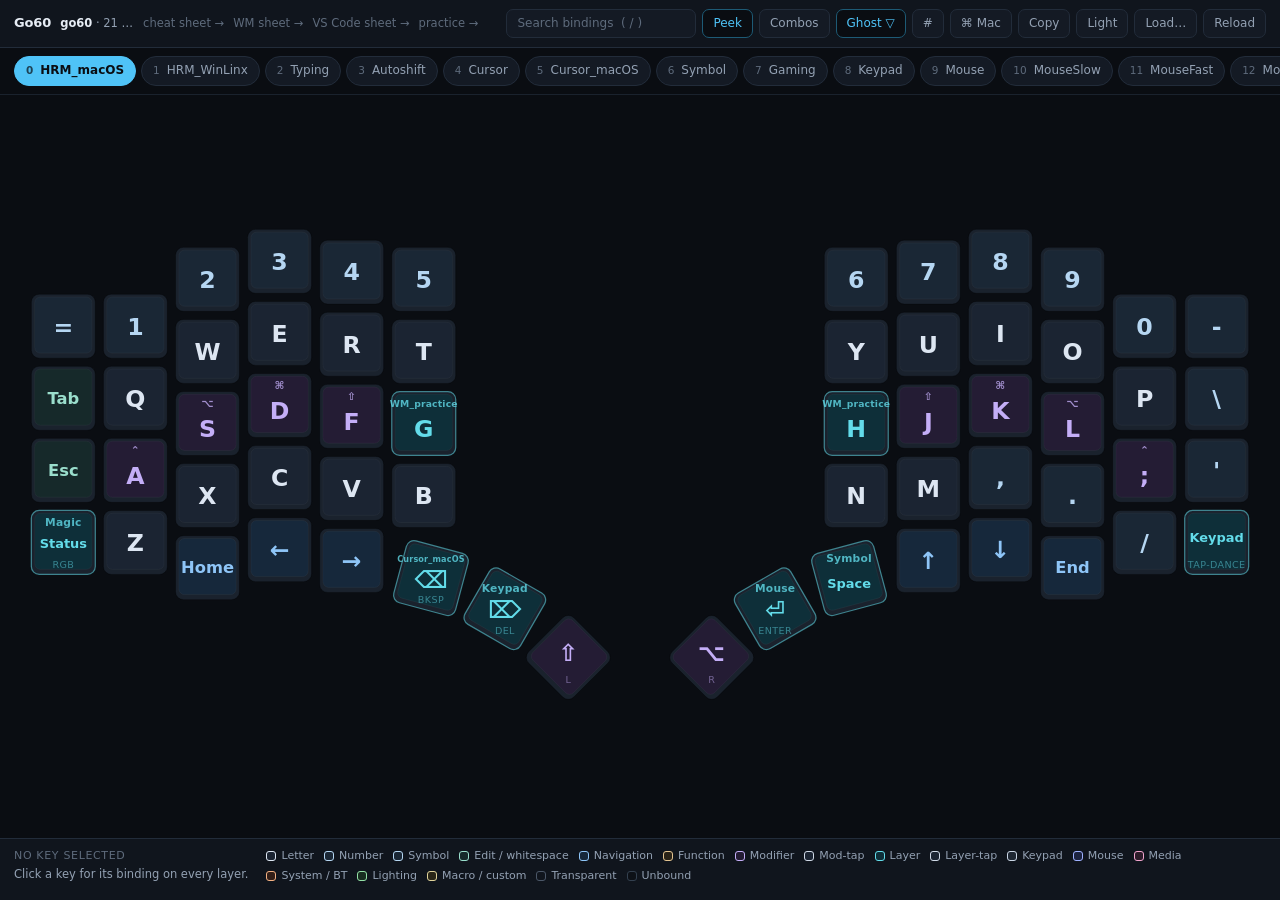
<file: index.html>
<!doctype html>
<html lang="en" data-theme="dark">
<head>
<meta charset="utf-8">
<meta name="viewport" content="width=device-width, initial-scale=1">
<title>Go60 Layers</title>
<link rel="stylesheet" href="css/app.css">
</head>
<body>

<header>
  <div class="brand">
    <h1 id="brand-title">Go60</h1>
    <div class="sub" id="brand-sub">loading…</div>
    <a class="navlink" href="cheatsheet.html">cheat sheet →</a>
    <a class="navlink" href="wm.html">WM sheet →</a>
    <a class="navlink" href="vscode.html">VS Code sheet →</a>
    <a class="navlink" href="practice.html">practice →</a>
  </div>
  <div class="spacer"></div>
  <div class="toolbar">
    <input class="search" id="search" type="search" placeholder="Search bindings  ( / )" spellcheck="false">
    <button id="btn-peek" title="Hover a layer key to preview that layer">Peek</button>
    <button id="btn-combos" title="Overlay combos for this layer">Combos</button>
    <button id="btn-trans" title="Show what &amp;trans keys inherit from lower layers">Ghost ▽</button>
    <button id="btn-idx" title="Show ZMK key-position indices">#</button>
    <button id="btn-os" title="Modifier glyph style">⌘ Mac</button>
    <button id="btn-copy" title="Copy this layer as plain text">Copy</button>
    <button id="btn-theme">Light</button>
    <button id="btn-load" title="Load a Go60 .json export from my.moergo.com/go60">Load…</button>
    <button id="btn-reset" title="Discard the loaded layout and reload the baked one">Reload</button>
    <input type="file" id="file" accept=".json,.keymap,.dtsi,.txt" hidden>
  </div>
</header>

<div class="notice" id="notice"></div>
<nav class="layers" id="layers" role="tablist"></nav>

<main><div id="stage"></div></main>

<section class="inspector" id="inspector"></section>

<div class="dropzone" id="dropzone"><div>Drop a Go60 <code>.json</code> export</div></div>
<div class="toast" id="toast"></div>

<script src="js/geometry.js"></script>
<script src="js/keycodes.js"></script>
<script src="js/parse.js"></script>
<script src="js/render.js"></script>
<script src="data/layout.js"></script>
<script src="js/app.js"></script>
</body>
</html>
</file>
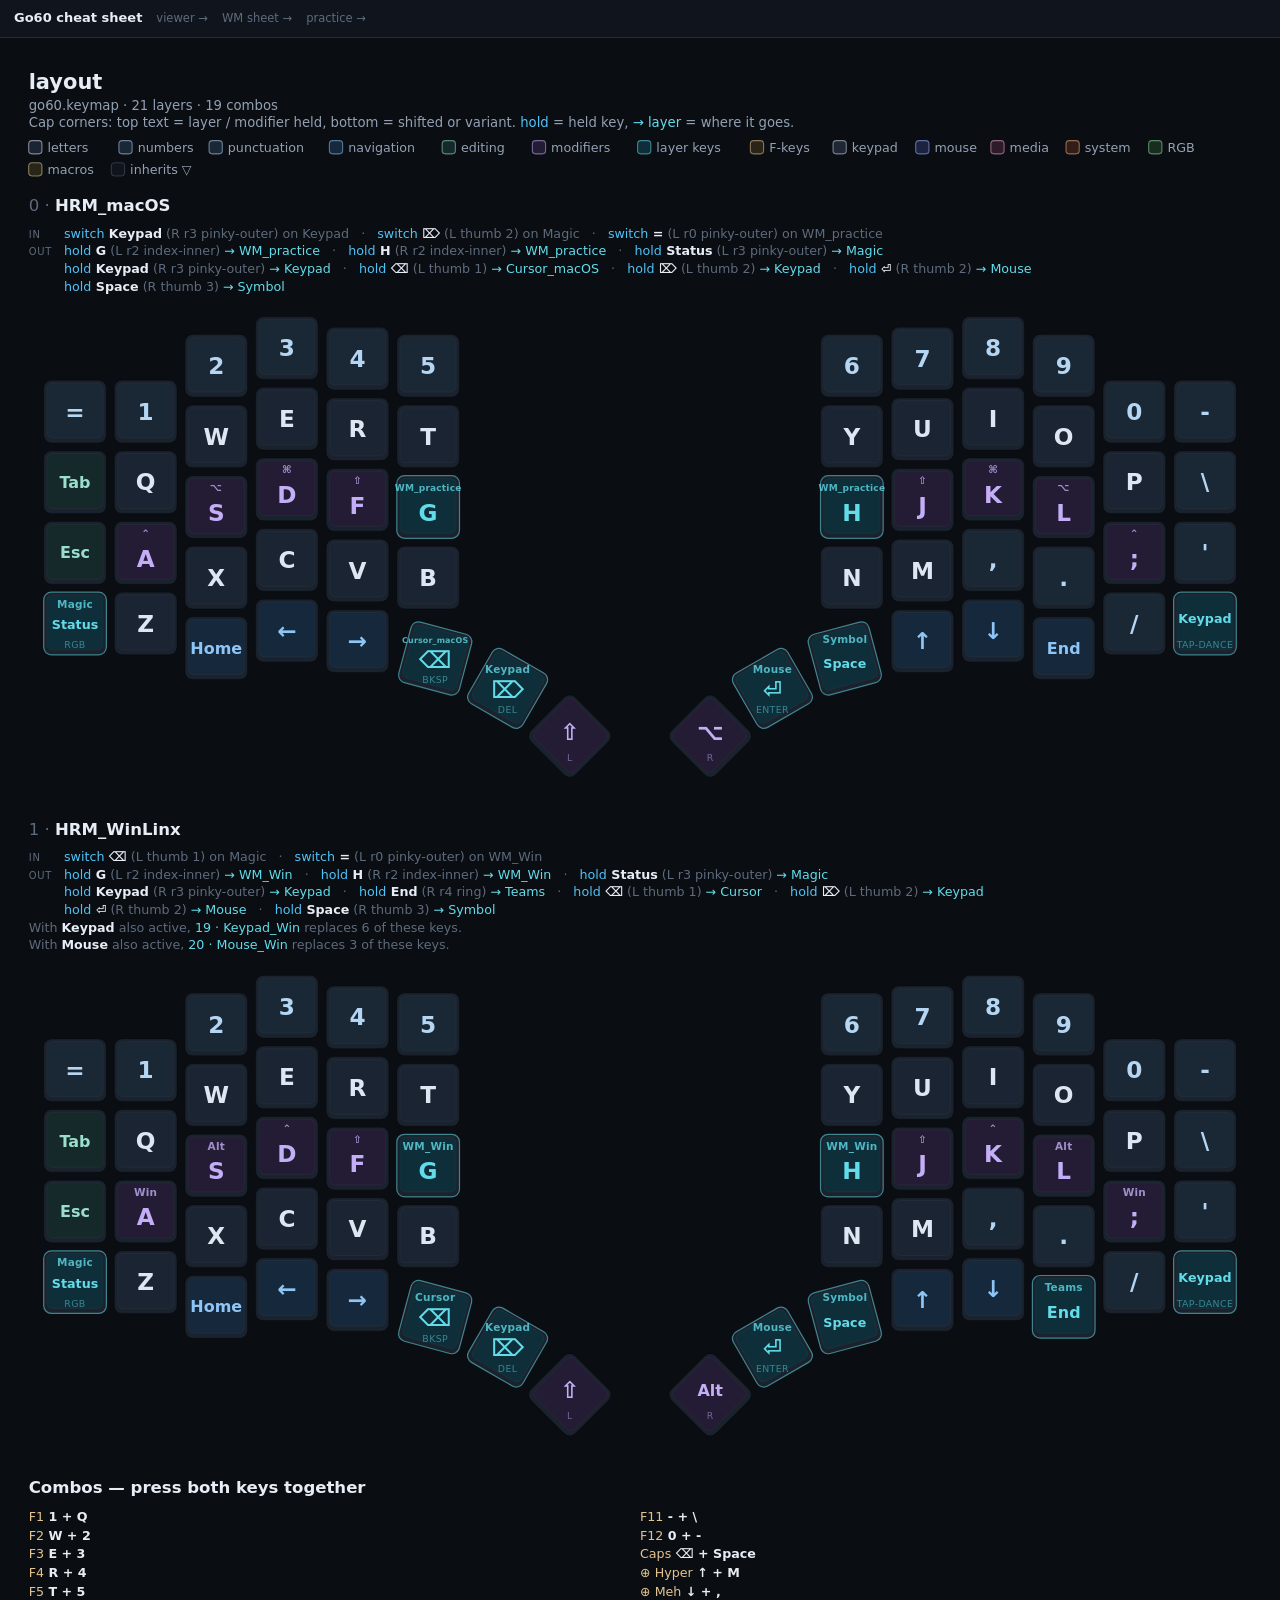
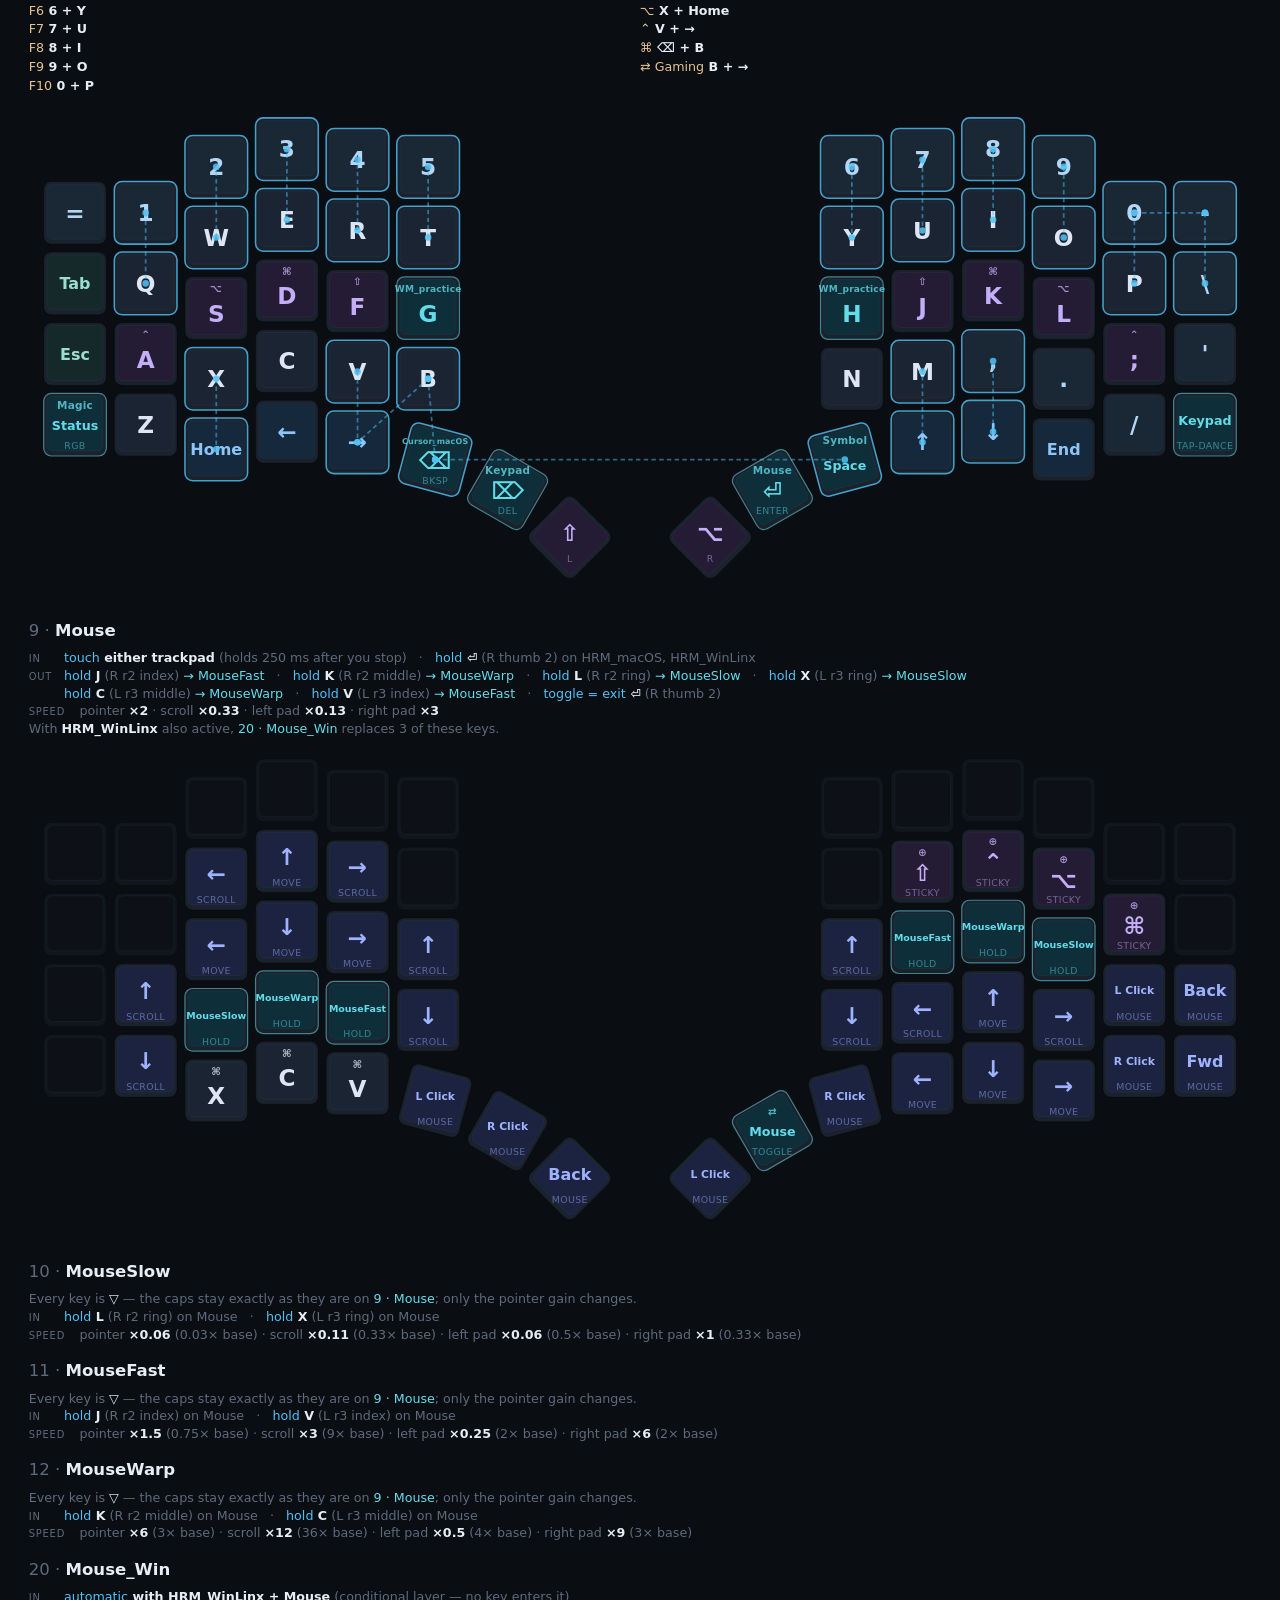
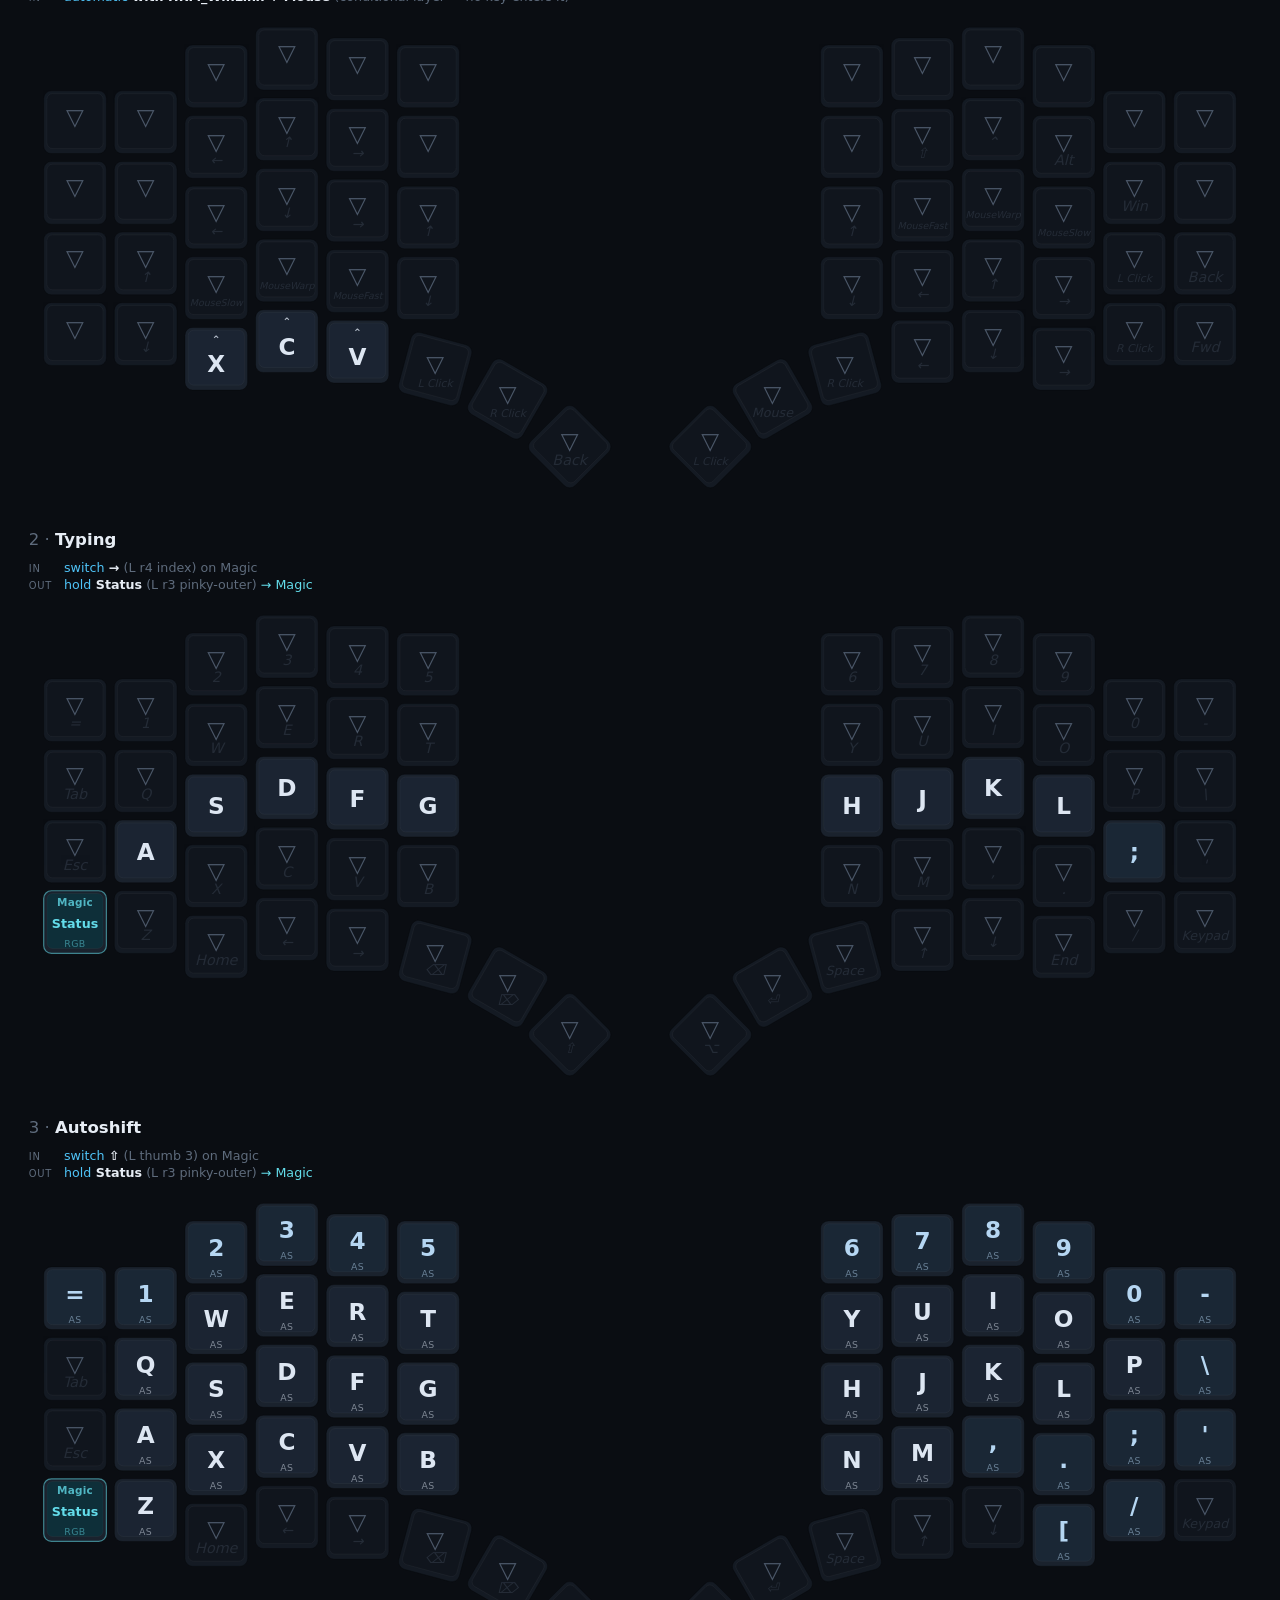
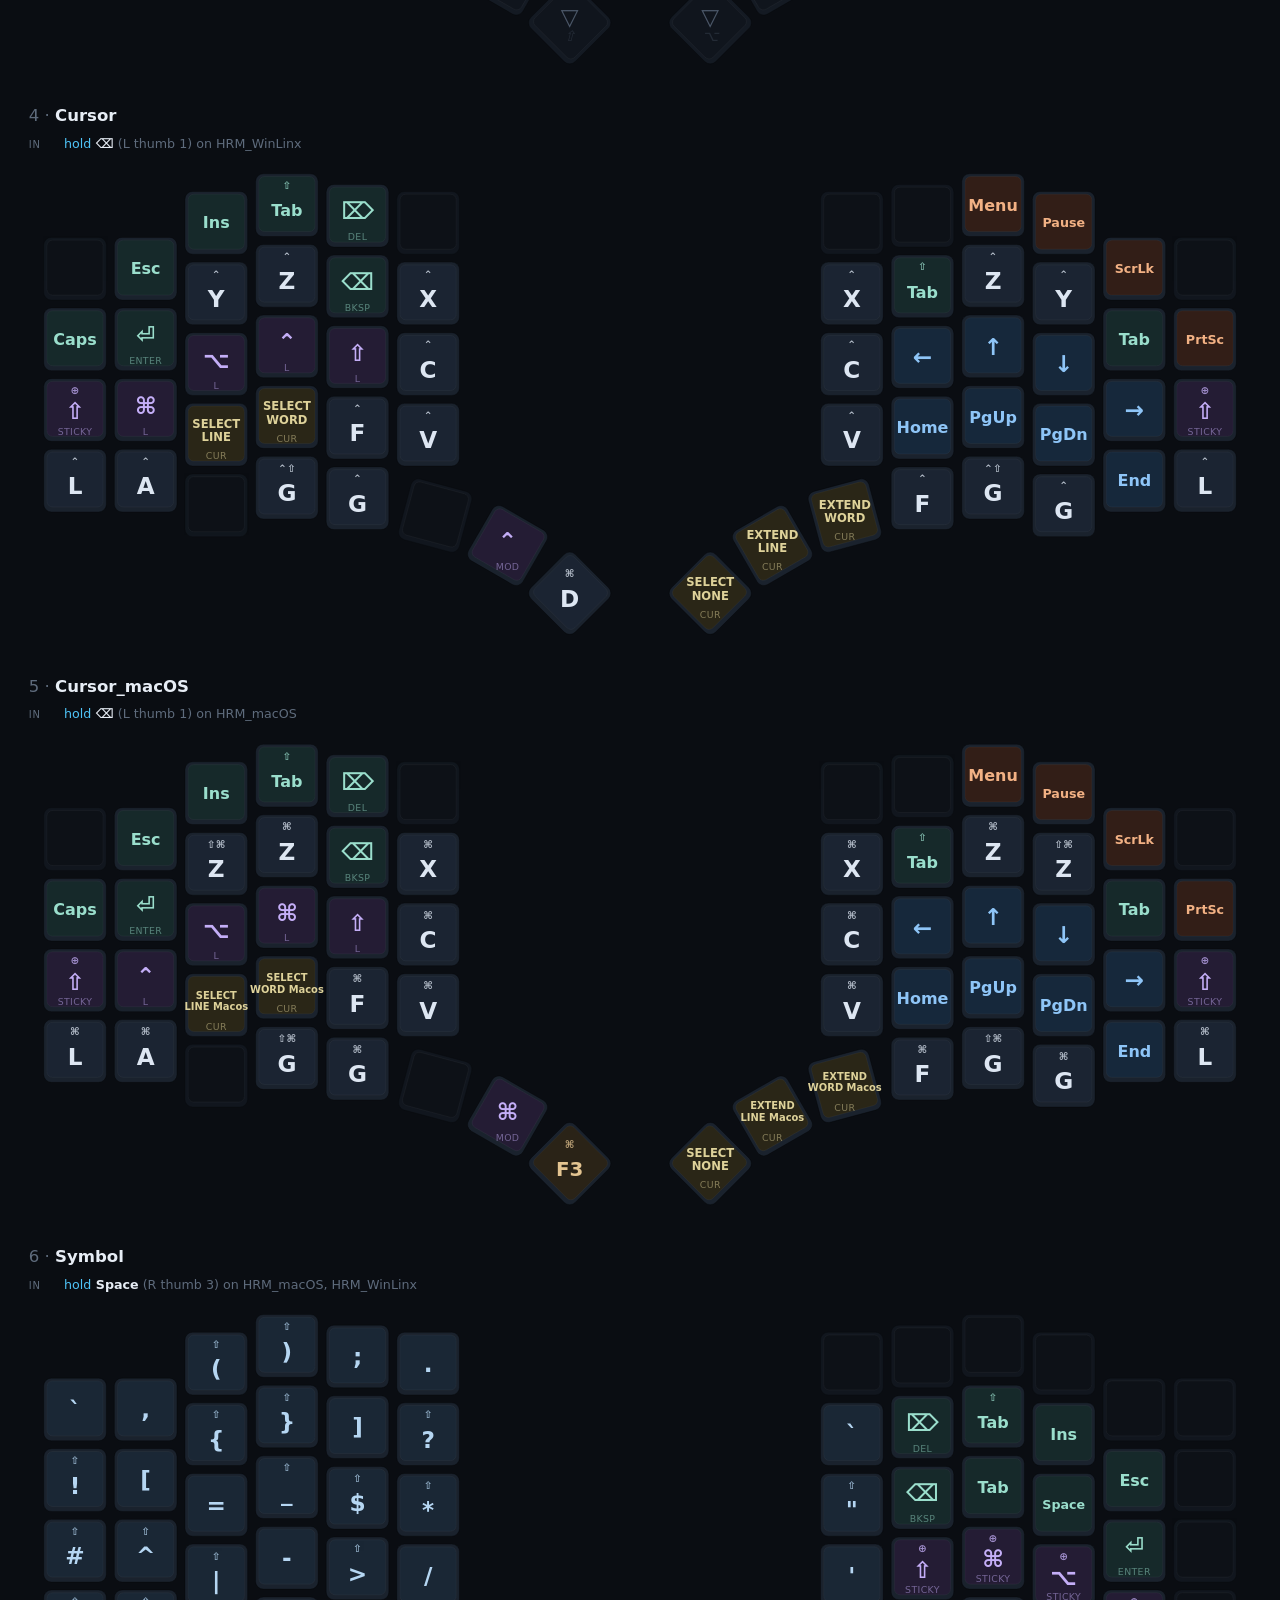
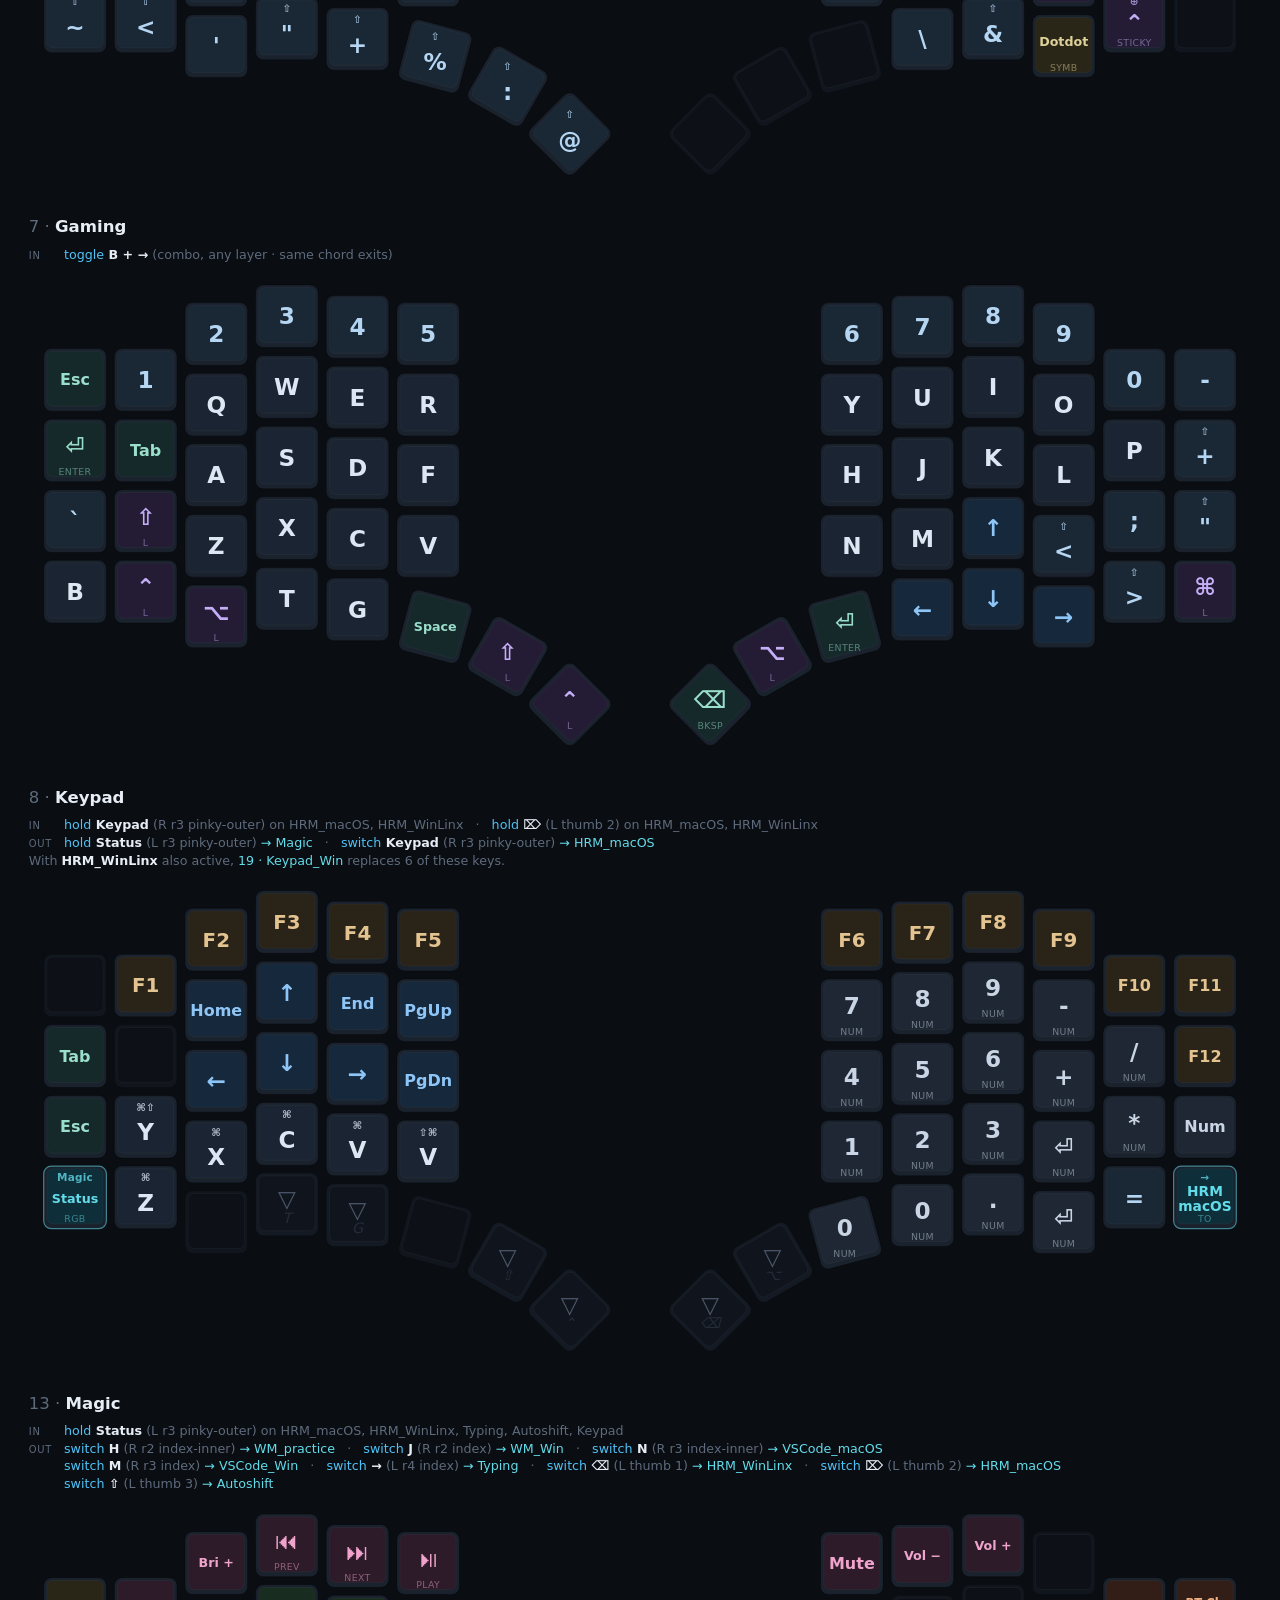
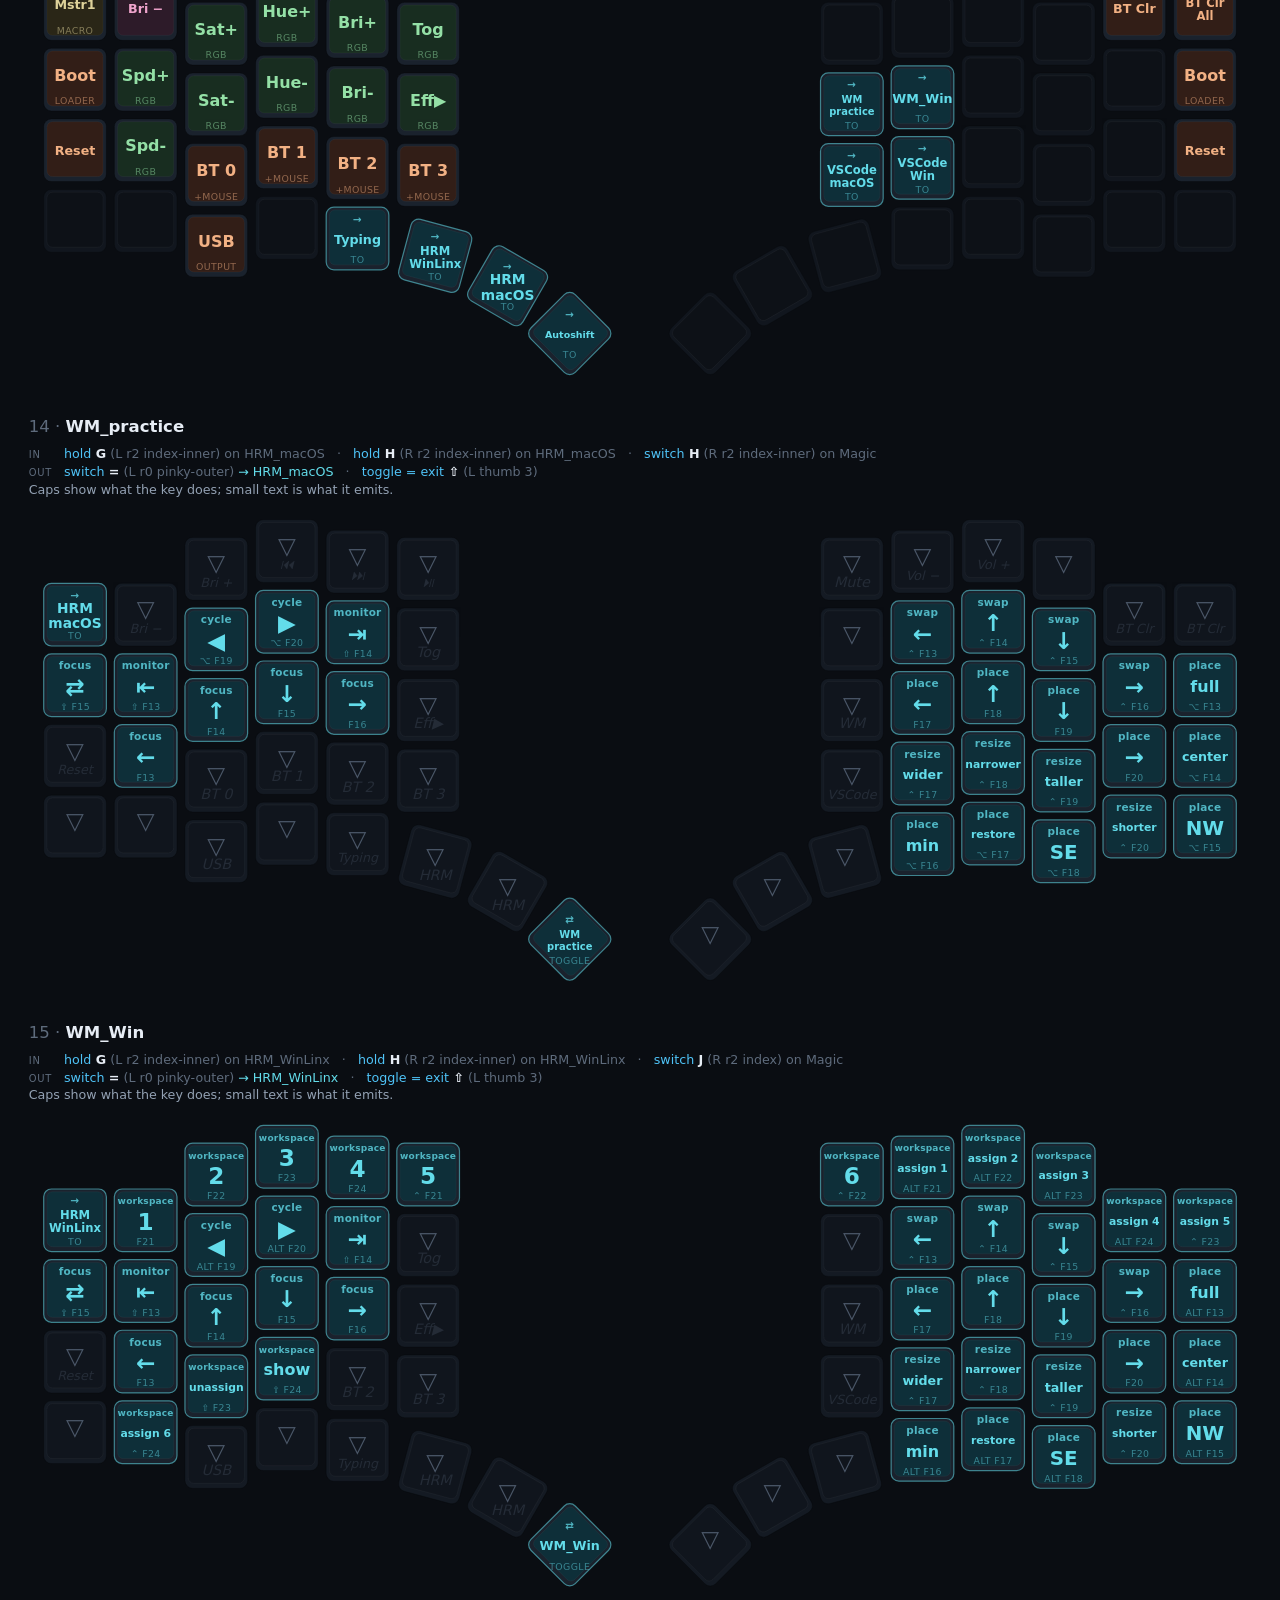
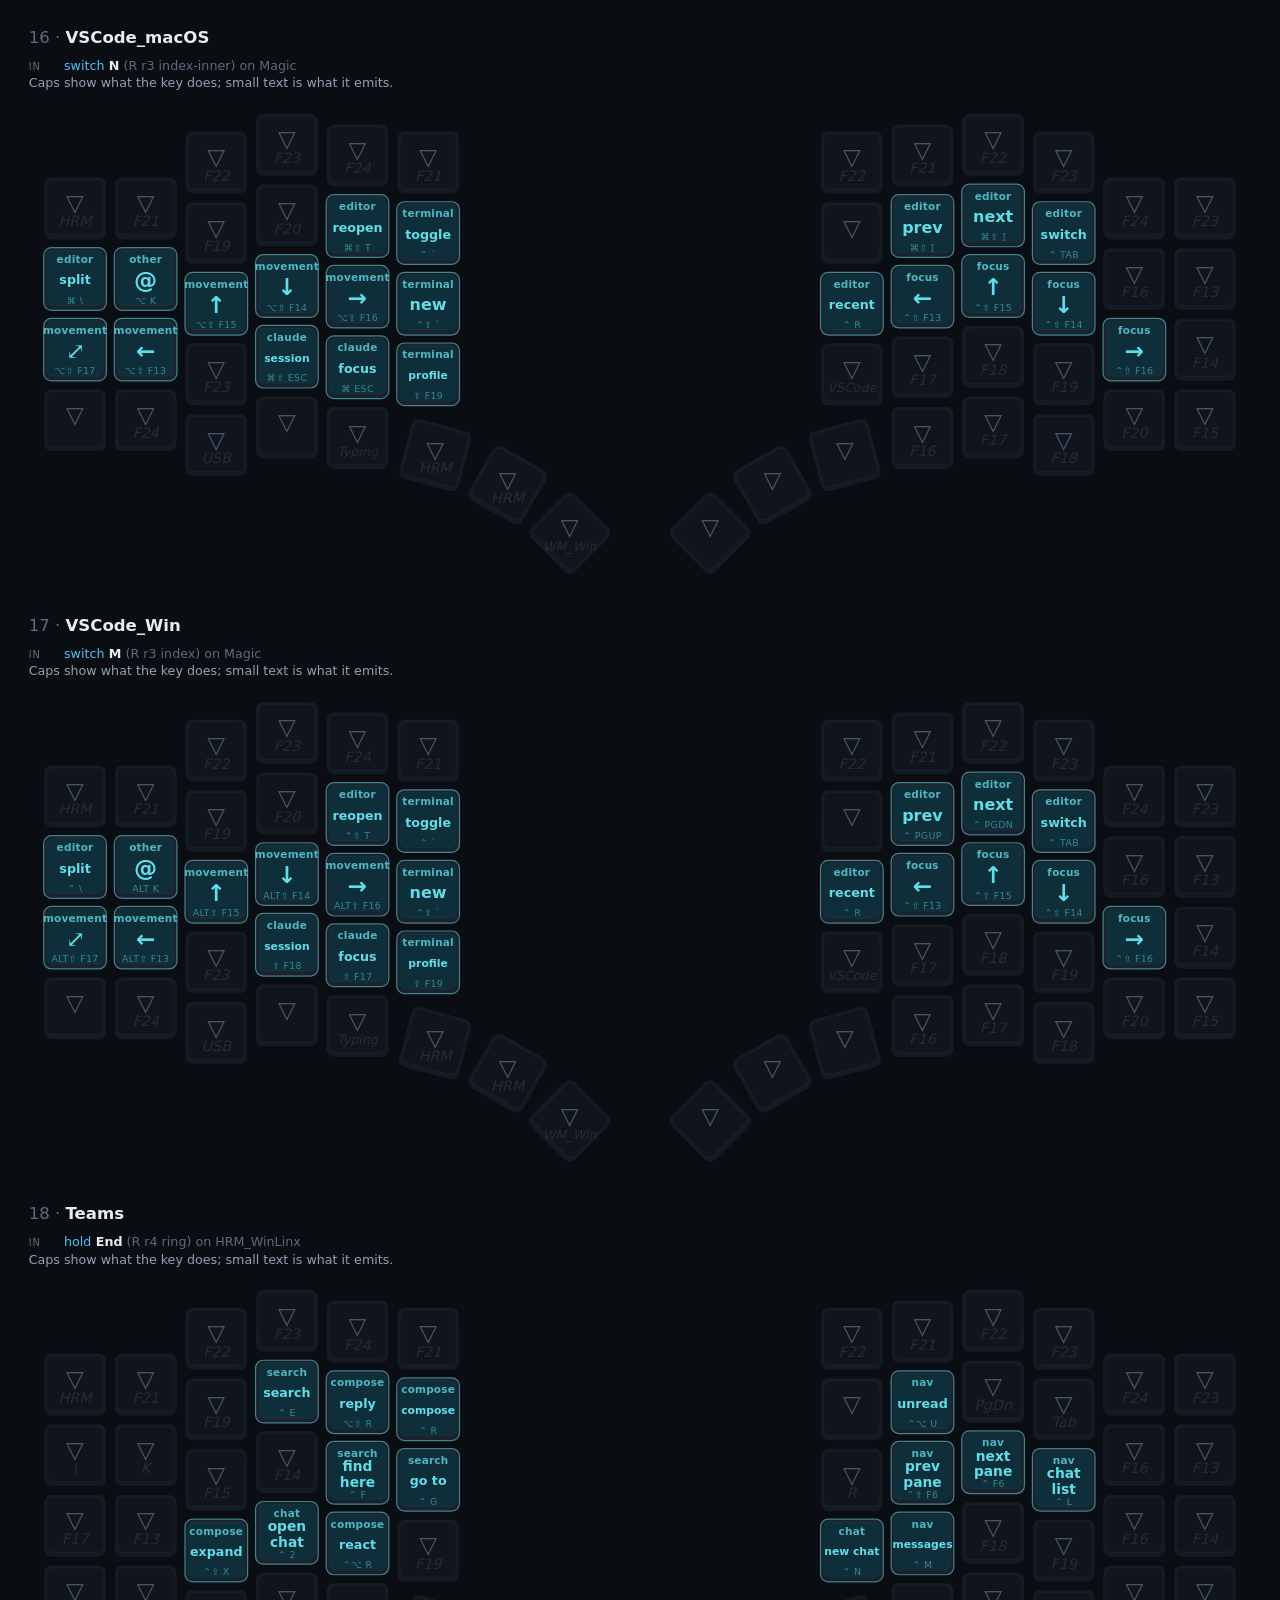
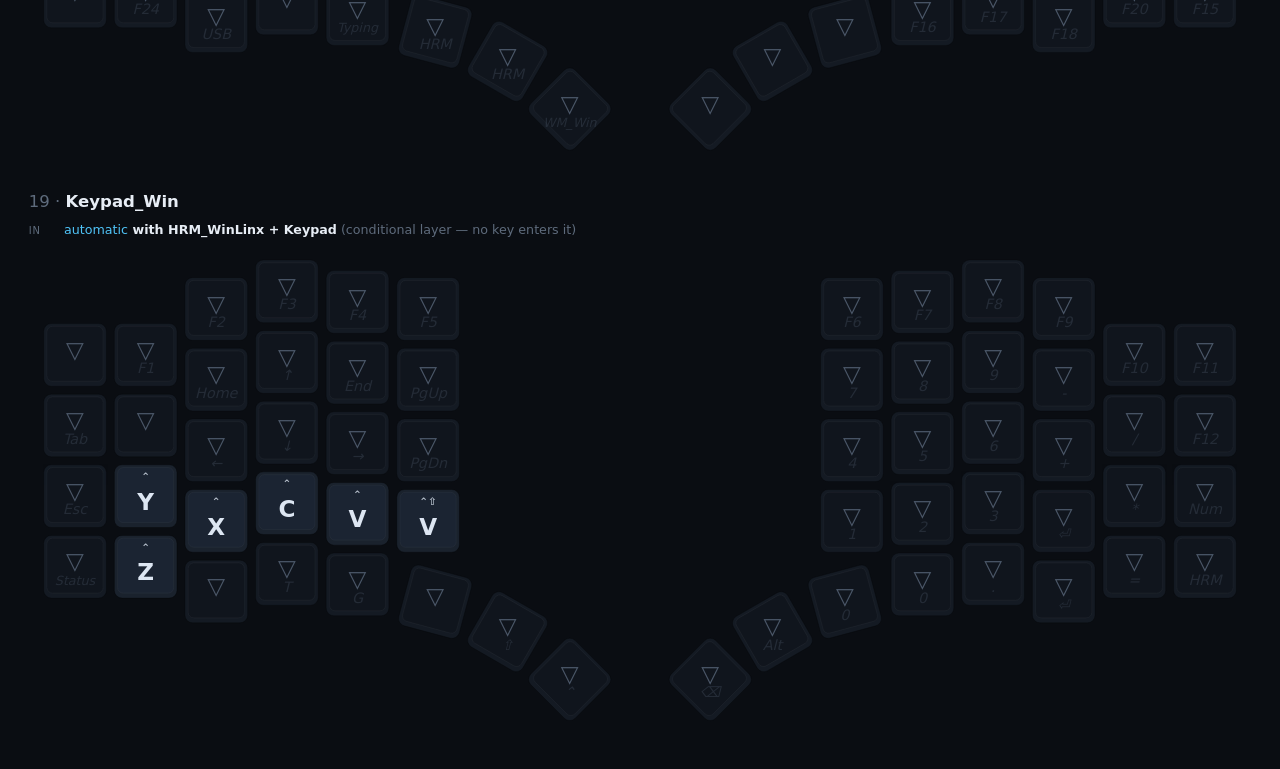
<file: cheatsheet.html>
<!doctype html>
<html lang="en" data-theme="dark">
<head>
<meta charset="utf-8">
<meta name="viewport" content="width=device-width, initial-scale=1">
<title>Go60 Cheat Sheet</title>
<style>
  /* Self-contained on purpose: the sheet SVG carries its own styles, so this
     page needs only a shell. Sized for a vertical monitor — one column, no
     chrome, scroll top to bottom. */
  * { box-sizing: border-box; }
  html, body { margin: 0; background: #0a0d12; color: #e7edf5;
    font: 13px/1.45 -apple-system, BlinkMacSystemFont, 'SF Pro Text', 'Segoe UI', Inter, system-ui, sans-serif; }
  header { display: flex; gap: 14px; align-items: baseline; padding: 9px 14px;
    background: #10151d; border-bottom: 1px solid #222c3a; }
  header h1 { font-size: 13px; margin: 0; font-weight: 650; }
  header a { color: #5e6b7c; text-decoration: none; font-size: 11.5px; }
  header a:hover { color: #4fc3f7; }
  header .err { color: #ffb59a; font-size: 12px; }
  .wrap { max-width: 1300px; margin: 0 auto; }
  .wrap svg { width: 100%; height: auto; display: block; }
  @media print { header { display: none; } }
</style>
</head>
<body>

<header>
  <h1>Go60 cheat sheet</h1>
  <a href="index.html">viewer →</a>
  <a href="wm.html">WM sheet →</a>
  <a href="practice.html">practice →</a>
  <span id="msg" class="err"></span>
</header>

<div class="wrap" id="sheet"></div>

<script src="js/geometry.js"></script>
<script src="js/keycodes.js"></script>
<script src="js/parse.js"></script>
<script src="js/render.js"></script>
<script src="js/wmjoin.js"></script>
<script src="js/vscodejoin.js"></script>
<script src="js/sheet.js"></script>
<script src="data/layout.js"></script>
<script src="data/wm-actions.js"></script>
<script src="data/vscode-actions.js"></script>
<script src="data/teams-actions.js"></script>
<script>
(function () {
  'use strict';
  var src = localStorage.getItem('g80.src') || window.G80_LAYOUT_SOURCE;
  var msg = document.getElementById('msg');
  if (!src) {
    msg.textContent = 'No layout — run `node tools/bake.js`, or load one in the viewer first.';
    return;
  }
  var m = window.G80Parse.parseAuto(src, { title: 'layout' });
  if (m.error || m.ok === false) {
    msg.textContent = m.error || (m.errors || []).join(' · ') || 'parse failed';
    return;
  }
  var built = window.G80Sheet.build(m, {
    title: m.title,
    source: window.G80_LAYOUT_NAME || '',
    wmActions: window.G80_WM_ACTIONS || [],
    vscodeActions: window.G80_VSCODE_ACTIONS || [],
    teamsActions: window.G80_TEAMS_ACTIONS || []
  });
  document.getElementById('sheet').innerHTML = built.svg;
  document.title = 'Go60 Cheat Sheet — ' + (m.title || '');
})();
</script>
</body>
</html>
</file>
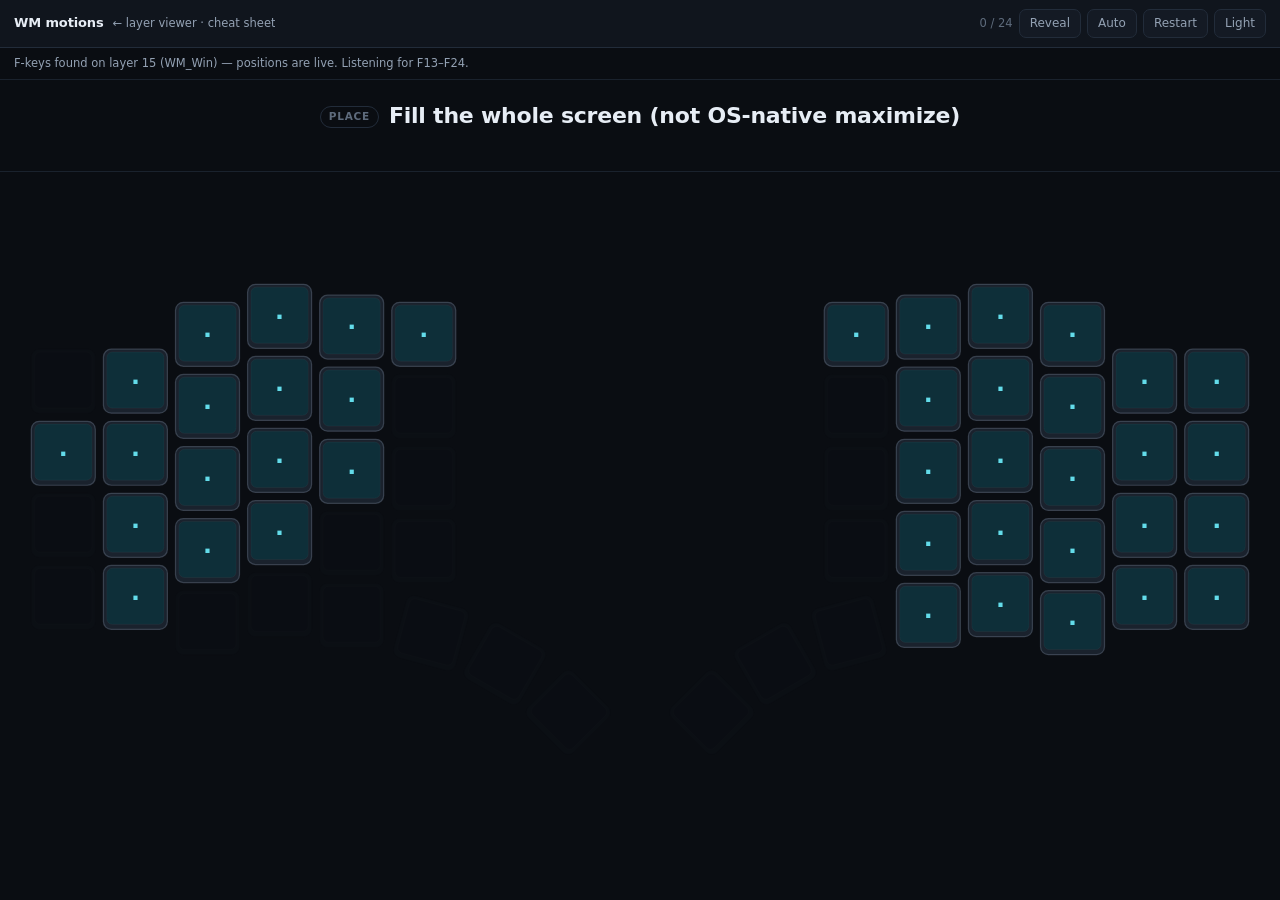
<file: practice.html>
<!doctype html>
<html lang="en" data-theme="dark">
<head>
<meta charset="utf-8">
<meta name="viewport" content="width=device-width, initial-scale=1">
<title>Go60 — WM motion practice</title>
<link rel="stylesheet" href="css/app.css">
</head>
<body class="practice">

<header>
  <div class="brand">
    <h1>WM motions</h1>
    <div class="sub"><a href="index.html">← layer viewer</a> · <a href="wm.html">cheat sheet</a></div>
  </div>
  <div class="spacer"></div>
  <div class="toolbar">
    <span class="counter" id="running"></span>
    <span class="counter" id="progress"></span>
    <button id="btn-reveal" title="Show the labels on the board">Reveal</button>
    <button id="btn-source" title="Where answers come from">Auto</button>
    <button id="btn-restart" title="Restart the session (Esc)">Restart</button>
    <button id="btn-theme">Light</button>
  </div>
</header>

<div class="srcnote" id="srcnote"></div>

<section class="promptbar">
  <div class="prompt" id="prompt"></div>
  <div class="feedback" id="feedback"></div>
</section>

<main><div id="stage"></div></main>

<section class="summary" id="summary"></section>

<script src="js/geometry.js"></script>
<script src="js/keycodes.js"></script>
<script src="js/parse.js"></script>
<script src="js/render.js"></script>
<script src="js/wmjoin.js"></script>
<script src="data/wm-actions.js"></script>
<script src="data/layout.js"></script>
<script src="js/practice.js"></script>
</body>
</html>
</file>
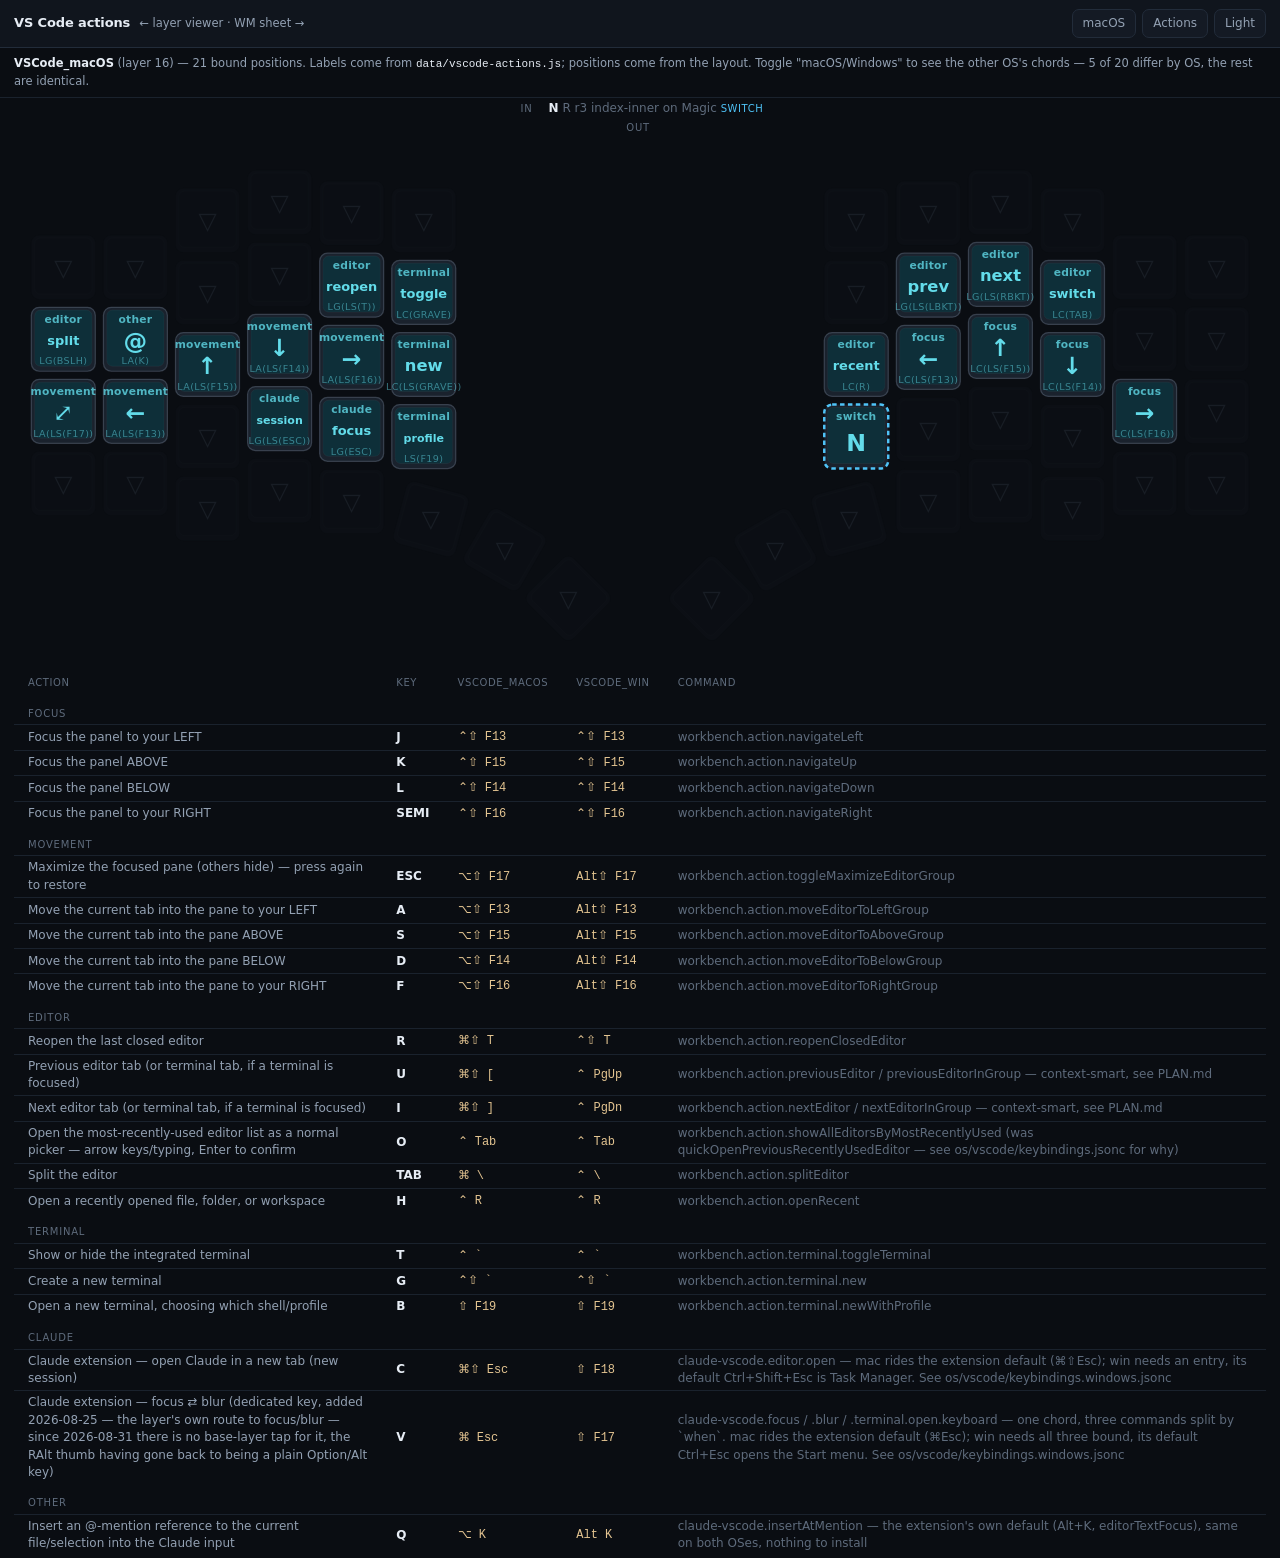
<file: vscode.html>
<!doctype html>
<html lang="en" data-theme="dark">
<head>
<meta charset="utf-8">
<meta name="viewport" content="width=device-width, initial-scale=1">
<title>Go60 — VS Code cheat sheet</title>
<link rel="stylesheet" href="css/app.css">
</head>
<body class="practice sheetpage">

<header>
  <div class="brand">
    <h1>VS Code actions</h1>
    <div class="sub"><a href="index.html">← layer viewer</a> · <a href="wm.html">WM sheet →</a></div>
  </div>
  <div class="spacer"></div>
  <div class="toolbar">
    <button id="btn-os" title="Switch which OS's chords are shown">macOS</button>
    <button id="btn-legend" title="What the caps show">Actions</button>
    <button id="btn-theme">Light</button>
  </div>
</header>

<div class="srcnote" id="srcnote"></div>
<div class="entry" id="entry"></div>

<main><div id="stage"></div></main>

<section class="summary" id="sheet"></section>

<script src="js/geometry.js"></script>
<script src="js/keycodes.js"></script>
<script src="js/parse.js"></script>
<script src="js/render.js"></script>
<script src="js/wmjoin.js"></script>
<script src="js/vscodejoin.js"></script>
<script src="data/vscode-actions.js"></script>
<script src="data/layout.js"></script>
<script src="js/vscodesheet.js"></script>
</body>
</html>
</file>
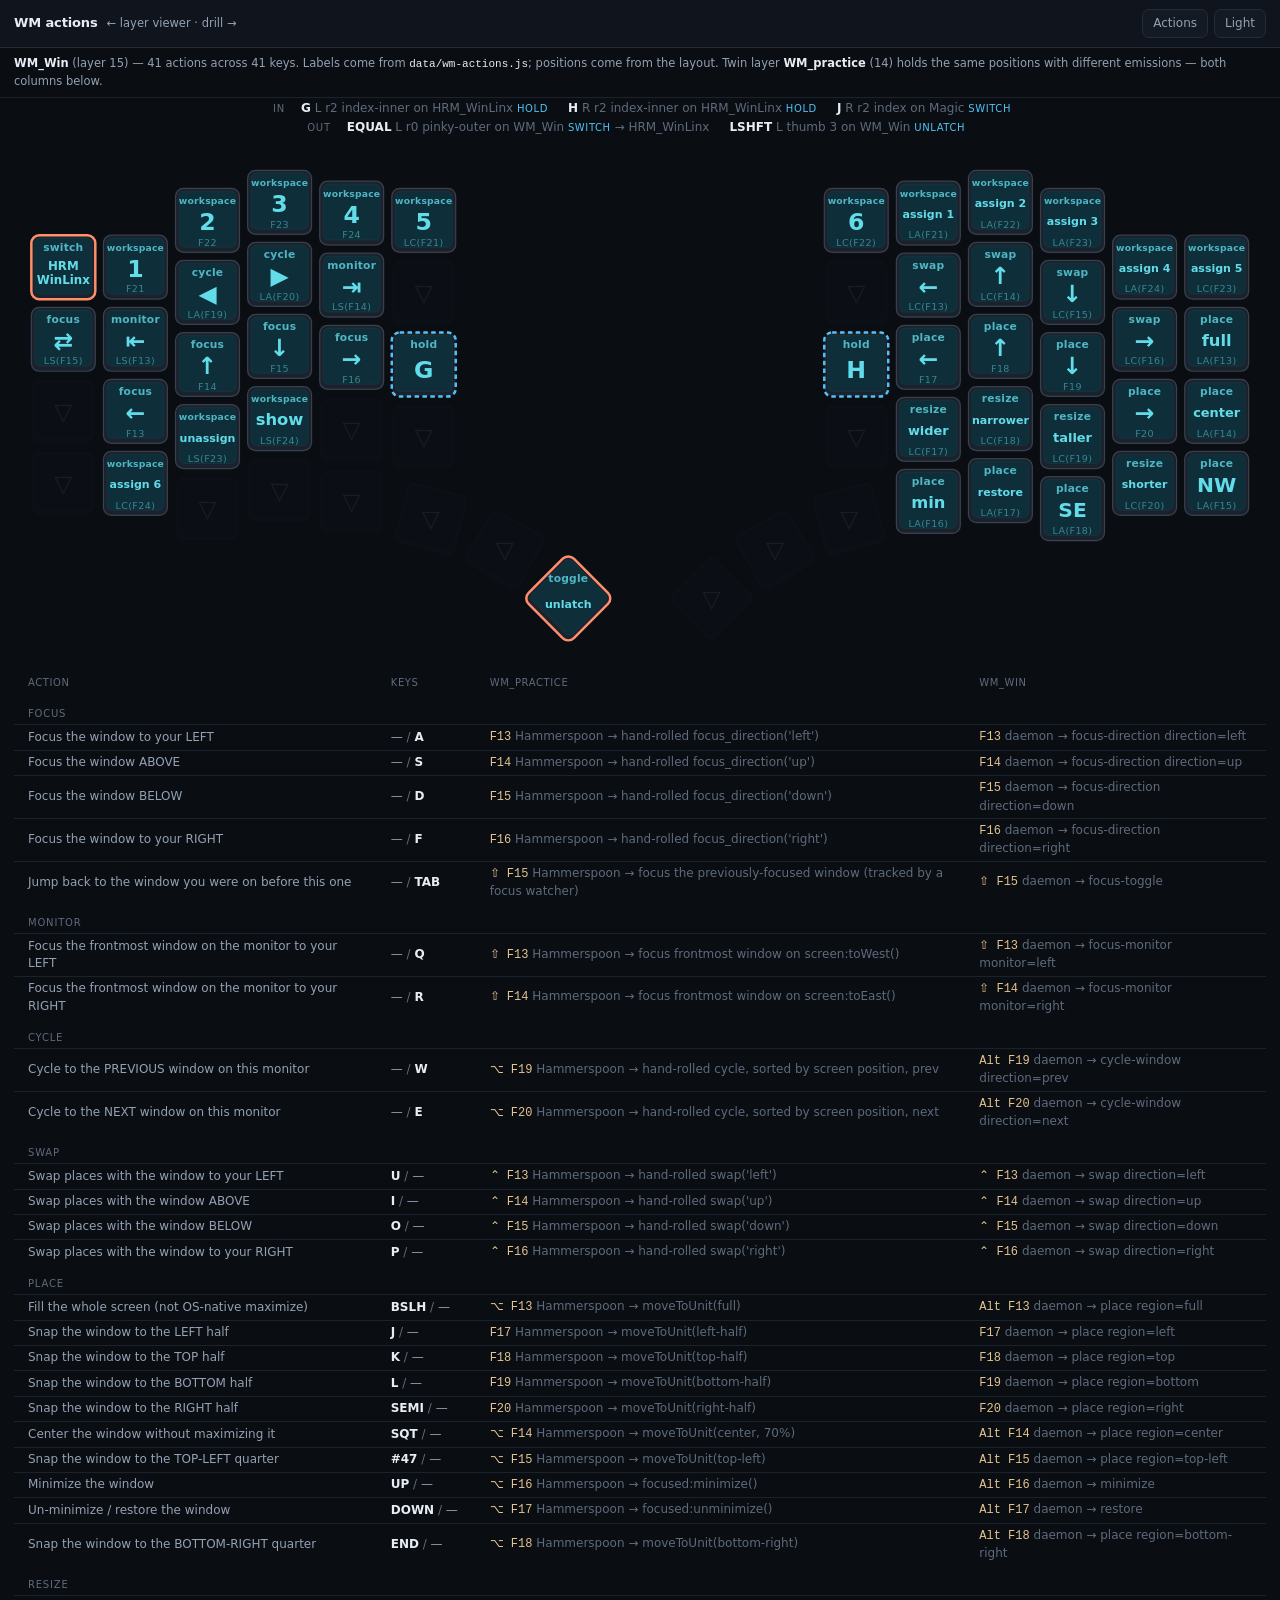
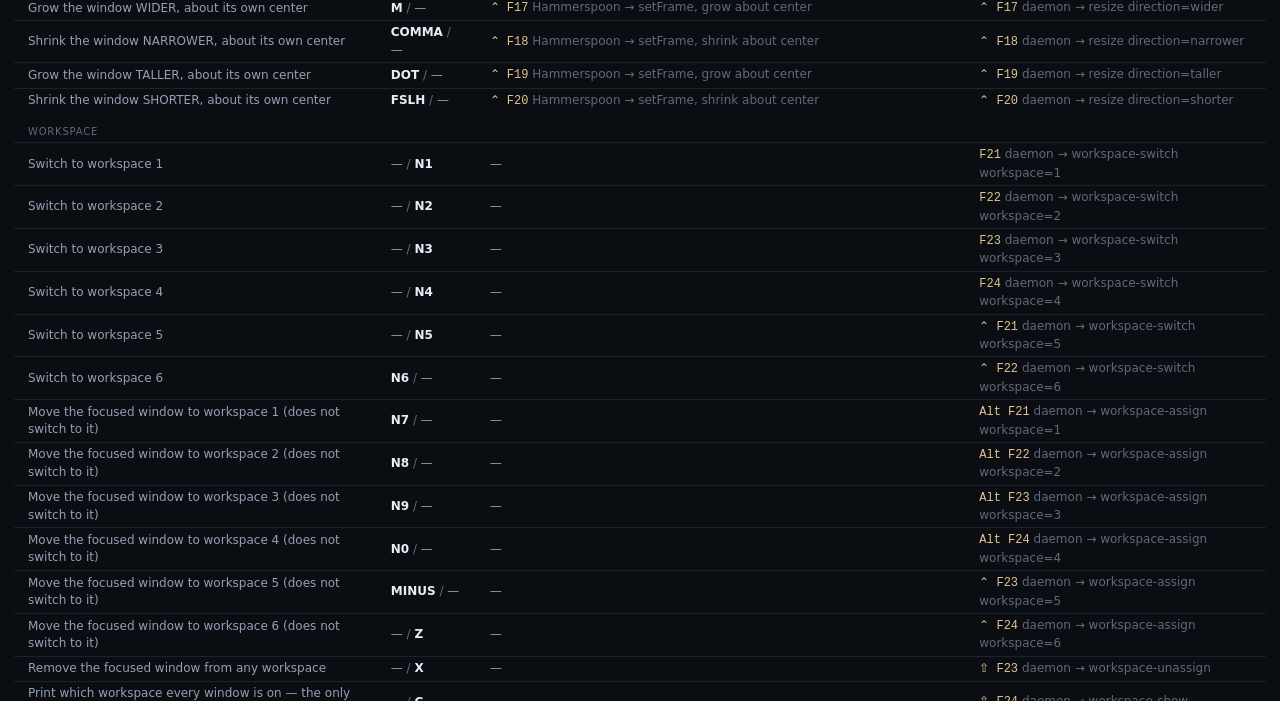
<file: wm.html>
<!doctype html>
<html lang="en" data-theme="dark">
<head>
<meta charset="utf-8">
<meta name="viewport" content="width=device-width, initial-scale=1">
<title>Go60 — WM cheat sheet</title>
<link rel="stylesheet" href="css/app.css">
</head>
<body class="practice sheetpage">

<header>
  <div class="brand">
    <h1>WM actions</h1>
    <div class="sub"><a href="index.html">← layer viewer</a> · <a href="practice.html">drill →</a></div>
  </div>
  <div class="spacer"></div>
  <div class="toolbar">
    <button id="btn-legend" title="What the caps show">Actions</button>
    <button id="btn-theme">Light</button>
  </div>
</header>

<div class="srcnote" id="srcnote"></div>
<div class="entry" id="entry"></div>

<main><div id="stage"></div></main>

<section class="summary" id="sheet"></section>

<script src="js/geometry.js"></script>
<script src="js/keycodes.js"></script>
<script src="js/parse.js"></script>
<script src="js/render.js"></script>
<script src="js/wmjoin.js"></script>
<script src="data/wm-actions.js"></script>
<script src="data/layout.js"></script>
<script src="js/wmsheet.js"></script>
</body>
</html>
</file>
<file: css/app.css>
/* Glove80 layer viewer — dark-first, with a light theme. */

:root {
  --bg: #0a0d12;
  --bg-2: #10151d;
  --panel: #141a24;
  --line: #222c3a;
  --line-soft: #1a222d;
  --fg: #e7edf5;
  --fg-dim: #93a1b3;
  --fg-faint: #5e6b7c;
  --accent: #4fc3f7;
  --accent-dim: #1d5a75;
  --shadow: rgba(0, 0, 0, 0.45);

  --cap-alpha: #1b2432;   --fg-alpha: #dde6f2;
  --cap-num: #1a2735;     --fg-num: #b5d6f2;
  --cap-punct: #1a2735;   --fg-punct: #b5d6f2;
  --cap-edit: #16292a;    --fg-edit: #9adecc;
  --cap-nav: #16283b;     --fg-nav: #8ec5f7;
  --cap-fn: #2a2317;      --fg-fn: #e3c491;
  --cap-mod: #241c34;     --fg-mod: #c4aef7;
  --cap-layer: #0e2f39;   --fg-layer: #63dcea;
  --cap-keypad: #1e2733;  --fg-keypad: #c9d5e4;
  --cap-mouse: #1c2340;   --fg-mouse: #9fb2ff;
  --cap-media: #2d1b29;   --fg-media: #f0a4cd;
  --cap-system: #321e17;  --fg-system: #f2b184;
  --cap-rgb: #182d20;     --fg-rgb: #94e0a6;
  --cap-macro: #2a2617;   --fg-macro: #ded29a;
  --cap-trans: #10151d;   --fg-trans: #4b5768;
  --cap-none: #0d1117;    --fg-none: #33404f;
  --cap-other: #1b2432;   --fg-other: #cfd9e6;
}

:root[data-theme='light'] {
  --bg: #f2f4f8;
  --bg-2: #ffffff;
  --panel: #ffffff;
  --line: #d8dee8;
  --line-soft: #e6eaf1;
  --fg: #16202e;
  --fg-dim: #5a6675;
  --fg-faint: #8d97a5;
  --accent: #0a7ea4;
  --accent-dim: #a9dcee;
  --shadow: rgba(20, 30, 45, 0.12);

  --cap-alpha: #ffffff;   --fg-alpha: #1c2635;
  --cap-num: #eef5fd;     --fg-num: #17496f;
  --cap-punct: #eef5fd;   --fg-punct: #17496f;
  --cap-edit: #e8f7f2;    --fg-edit: #10614d;
  --cap-nav: #e7f0fd;     --fg-nav: #14508f;
  --cap-fn: #fbf1de;      --fg-fn: #7a5615;
  --cap-mod: #f0eafd;     --fg-mod: #4d2f96;
  --cap-layer: #dff5f8;   --fg-layer: #0b5f6d;
  --cap-keypad: #f1f4f9;  --fg-keypad: #2c3a4d;
  --cap-mouse: #eaecfb;   --fg-mouse: #2f3a94;
  --cap-media: #fceaf3;   --fg-media: #8f2360;
  --cap-system: #fdeee3;  --fg-system: #8a4415;
  --cap-rgb: #e6f6ea;     --fg-rgb: #1c6533;
  --cap-macro: #f8f2dd;   --fg-macro: #6d5c14;
  --cap-trans: #f6f8fb;   --fg-trans: #9aa5b4;
  --cap-none: #f0f2f6;    --fg-none: #c3cad4;
  --cap-other: #ffffff;   --fg-other: #2a3444;
}

* { box-sizing: border-box; }

html, body {
  margin: 0;
  height: 100%;
  background: var(--bg);
  color: var(--fg);
  font: 13px/1.45 -apple-system, BlinkMacSystemFont, 'SF Pro Text', 'Segoe UI', Inter, system-ui, sans-serif;
  -webkit-font-smoothing: antialiased;
}

body { display: flex; flex-direction: column; overflow: hidden; }

/* ------------------------------------------------------------------ header */

header {
  display: flex;
  align-items: center;
  gap: 14px;
  padding: 9px 14px;
  background: var(--bg-2);
  border-bottom: 1px solid var(--line);
  flex: none;
}

.brand { display: flex; align-items: baseline; gap: 9px; min-width: 0; }
.brand h1 { font-size: 13px; font-weight: 650; margin: 0; letter-spacing: -0.01em; white-space: nowrap; }
.brand .sub {
  font-size: 11.5px; color: var(--fg-dim);
  overflow: hidden; text-overflow: ellipsis; white-space: nowrap; max-width: 42vw;
}
.brand .sub b { color: var(--fg); font-weight: 550; }

.spacer { flex: 1; }

.toolbar { display: flex; align-items: center; gap: 6px; flex: none; }

button, .btn {
  font: inherit;
  font-size: 12px;
  color: var(--fg-dim);
  background: var(--panel);
  border: 1px solid var(--line);
  border-radius: 7px;
  padding: 5px 10px;
  cursor: pointer;
  white-space: nowrap;
  transition: color .12s, border-color .12s, background .12s;
}
button:hover, .btn:hover { color: var(--fg); border-color: var(--fg-faint); }
button[aria-pressed='true'] { color: var(--accent); border-color: var(--accent-dim); background: var(--bg); }

.search {
  font: inherit; font-size: 12px;
  color: var(--fg);
  background: var(--panel);
  border: 1px solid var(--line);
  border-radius: 7px;
  padding: 5px 10px;
  width: 190px;
  outline: none;
}
.search:focus { border-color: var(--accent-dim); }
.search::placeholder { color: var(--fg-faint); }

/* --------------------------------------------------------------- layer rail */

.layers {
  display: flex;
  align-items: center;
  gap: 5px;
  padding: 8px 14px;
  background: var(--bg);
  border-bottom: 1px solid var(--line-soft);
  overflow-x: auto;
  flex: none;
  scrollbar-width: thin;
}

.layer-tab {
  display: flex; align-items: baseline; gap: 7px;
  padding: 5px 11px;
  border-radius: 999px;
  border: 1px solid var(--line);
  background: var(--panel);
  color: var(--fg-dim);
  cursor: pointer;
  font-size: 12px;
  white-space: nowrap;
}
.layer-tab .n { font-variant-numeric: tabular-nums; font-size: 10.5px; color: var(--fg-faint); }
.layer-tab:hover { color: var(--fg); border-color: var(--fg-faint); }
.layer-tab[aria-selected='true'] {
  color: var(--bg); background: var(--accent); border-color: var(--accent); font-weight: 600;
}
.layer-tab[aria-selected='true'] .n { color: var(--bg); opacity: .7; }
.layer-tab.is-peek { box-shadow: 0 0 0 2px var(--accent-dim); }

/* -------------------------------------------------------------------- board */

main {
  flex: 1;
  min-height: 0;
  display: flex;
  align-items: center;
  justify-content: center;
  padding: 12px 16px;
  overflow: auto;
}

#stage { width: 100%; max-width: 1500px; }
svg.board { width: 100%; height: auto; display: block; }

.key { cursor: pointer; }
.key .cap {
  fill: var(--line-soft);
  stroke: rgba(0, 0, 0, .35);
  stroke-width: .75;
}
.key .cap-top { fill: var(--cap-other); stroke: rgba(255, 255, 255, .045); stroke-width: .75; }
:root[data-theme='light'] .key .cap { fill: #ced5e0; stroke: rgba(0,0,0,.10); }
:root[data-theme='light'] .key .cap-top { stroke: rgba(0,0,0,.07); }

.key text {
  text-anchor: middle;
  fill: var(--fg-other);
  font-family: -apple-system, BlinkMacSystemFont, 'SF Pro Text', 'Segoe UI', Inter, system-ui, sans-serif;
  pointer-events: none;
  dominant-baseline: alphabetic;
}
.lg-main { font-weight: 560; }
.lg-top { font-size: 9.5px; font-weight: 600; opacity: .78; letter-spacing: .02em; }
.lg-sub { font-size: 8.5px; opacity: .5; letter-spacing: .04em; text-transform: uppercase; }
.lg-ghost { opacity: .34; font-style: italic; }
.lg-idx { font-size: 8px; text-anchor: start; fill: var(--accent); opacity: .65; font-variant-numeric: tabular-nums; }

.key.k-alpha  .cap-top { fill: var(--cap-alpha); }  .key.k-alpha  text { fill: var(--fg-alpha); }
.key.k-num    .cap-top { fill: var(--cap-num); }    .key.k-num    text { fill: var(--fg-num); }
.key.k-punct  .cap-top { fill: var(--cap-punct); }  .key.k-punct  text { fill: var(--fg-punct); }
.key.k-edit   .cap-top { fill: var(--cap-edit); }   .key.k-edit   text { fill: var(--fg-edit); }
.key.k-nav    .cap-top { fill: var(--cap-nav); }    .key.k-nav    text { fill: var(--fg-nav); }
.key.k-fn     .cap-top { fill: var(--cap-fn); }     .key.k-fn     text { fill: var(--fg-fn); }
.key.k-mod    .cap-top { fill: var(--cap-mod); }    .key.k-mod    text { fill: var(--fg-mod); }
.key.k-modtap .cap-top { fill: var(--cap-mod); }    .key.k-modtap text { fill: var(--fg-mod); }
.key.k-layer  .cap-top { fill: var(--cap-layer); }  .key.k-layer  text { fill: var(--fg-layer); }
.key.k-layertap .cap-top { fill: var(--cap-layer); } .key.k-layertap text { fill: var(--fg-layer); }
.key.k-keypad .cap-top { fill: var(--cap-keypad); } .key.k-keypad text { fill: var(--fg-keypad); }
.key.k-mouse  .cap-top { fill: var(--cap-mouse); }  .key.k-mouse  text { fill: var(--fg-mouse); }
.key.k-media  .cap-top { fill: var(--cap-media); }  .key.k-media  text { fill: var(--fg-media); }
.key.k-system .cap-top { fill: var(--cap-system); } .key.k-system text { fill: var(--fg-system); }
.key.k-rgb    .cap-top { fill: var(--cap-rgb); }    .key.k-rgb    text { fill: var(--fg-rgb); }
.key.k-macro  .cap-top { fill: var(--cap-macro); }  .key.k-macro  text { fill: var(--fg-macro); }
.key.k-trans  .cap-top { fill: var(--cap-trans); }  .key.k-trans  text { fill: var(--fg-trans); }
.key.k-none   .cap-top { fill: var(--cap-none); }   .key.k-none   text { fill: var(--fg-none); }
.key.k-none   .cap { opacity: .45; }
.key.k-trans  .cap { opacity: .65; }

.key.k-layer .cap, .key.k-layertap .cap { stroke: var(--fg-layer); stroke-width: 1.1; stroke-opacity: .55; }

.key:hover .cap { stroke: var(--accent); stroke-width: 1.6; stroke-opacity: 1; }
.key.is-selected .cap { stroke: var(--accent); stroke-width: 2.2; stroke-opacity: 1; }
.key.is-dim { opacity: .22; }
.key.is-hit .cap { stroke: #ffd166; stroke-width: 2.2; stroke-opacity: 1; }

/* ---------------------------------------------------------------- inspector */

.inspector {
  flex: none;
  border-top: 1px solid var(--line);
  background: var(--bg-2);
  padding: 9px 14px;
  display: flex;
  gap: 18px;
  align-items: flex-start;
  min-height: 62px;
  max-height: 30vh;
  overflow: auto;
}

.insp-head { min-width: 178px; flex: none; }
.insp-head .pos { font-size: 11px; color: var(--fg-faint); text-transform: uppercase; letter-spacing: .06em; }
.insp-head .now { font-size: 15px; font-weight: 600; margin-top: 2px; }
.insp-head .desc { font-size: 11.5px; color: var(--fg-dim); margin-top: 2px; }

.insp-layers { display: flex; flex-wrap: wrap; gap: 5px 7px; align-items: flex-start; }
.chip {
  display: inline-flex; align-items: baseline; gap: 6px;
  border: 1px solid var(--line); border-radius: 6px;
  padding: 3px 8px; font-size: 11.5px; color: var(--fg-dim);
  background: var(--panel); cursor: pointer;
}
.chip:hover { border-color: var(--fg-faint); color: var(--fg); }
.chip .nm { color: var(--fg-faint); font-size: 10.5px; }
.chip code { font-family: ui-monospace, SFMono-Regular, Menlo, monospace; font-size: 11px; color: var(--fg); }
.chip.is-current { border-color: var(--accent-dim); }
.chip.is-trans code { color: var(--fg-faint); }

.hint { color: var(--fg-faint); font-size: 12px; }
.warn { color: #f2b184; font-size: 11.5px; }

/* ------------------------------------------------------------------- legend */

.legend { display: flex; flex-wrap: wrap; gap: 4px 10px; align-items: center; }
.legend span { display: inline-flex; align-items: center; gap: 5px; font-size: 11px; color: var(--fg-dim); }
.legend i { width: 10px; height: 10px; border-radius: 3px; display: inline-block; border: 1px solid rgba(128,128,128,.35); }

/* -------------------------------------------------------------------- drop */

.dropzone {
  position: fixed; inset: 0;
  background: rgba(10, 13, 18, .82);
  display: none; align-items: center; justify-content: center;
  z-index: 20; backdrop-filter: blur(3px);
}
.dropzone.on { display: flex; }
.dropzone div {
  border: 2px dashed var(--accent); border-radius: 14px;
  padding: 40px 60px; font-size: 15px; color: var(--fg);
}

.toast {
  position: fixed; bottom: 18px; left: 50%; transform: translateX(-50%);
  background: var(--panel); border: 1px solid var(--line); color: var(--fg);
  padding: 8px 14px; border-radius: 9px; font-size: 12.5px;
  box-shadow: 0 8px 24px var(--shadow);
  opacity: 0; pointer-events: none; transition: opacity .18s;
  z-index: 30; max-width: 70vw;
}
.toast.on { opacity: 1; }
.toast.err { border-color: #a24a2c; }

/* -------------------------------------------------------------------- combos */

.combo-line {
  stroke: var(--accent);
  stroke-width: 1.6;
  stroke-opacity: .5;
  stroke-dasharray: 4 3;
  fill: none;
  pointer-events: none;
}
.combo-dot {
  fill: var(--accent);
  fill-opacity: .85;
  pointer-events: none;
}
.key.in-combo .cap { stroke: var(--accent); stroke-opacity: .8; stroke-width: 1.4; }

.insp-combos { display: flex; flex-direction: column; gap: 3px; min-width: 210px; }
.insp-combos .ttl { font-size: 11px; color: var(--fg-faint); text-transform: uppercase; letter-spacing: .06em; }
.insp-combos .cb { font-size: 11.5px; color: var(--fg-dim); }
.insp-combos .cb code { font-family: ui-monospace, SFMono-Regular, Menlo, monospace; color: var(--fg); }

/* ------------------------------------------------------------------ notices */

.notice { display: none; }
.notice.on {
  display: block;
  flex: none;
  padding: 9px 14px;
  font-size: 12px;
  line-height: 1.5;
  border-bottom: 1px solid var(--line);
}
.notice.err { background: #2a1410; color: #ffb59a; border-bottom-color: #6d2c18; }
.notice.warn { background: #2a2312; color: #f0d08a; border-bottom-color: #6b5520; }
.notice b { display: block; margin-bottom: 3px; }
:root[data-theme='light'] .notice.err { background: #fdeceb; color: #8c2115; border-bottom-color: #f0b6ad; }
:root[data-theme='light'] .notice.warn { background: #fdf5e0; color: #7a5a12; border-bottom-color: #ecd79b; }

.empty {
  text-align: center;
  color: var(--fg-dim);
  font-size: 13px;
  line-height: 1.9;
  padding: 60px 20px;
}
.empty b { display: block; color: var(--fg); font-size: 15px; margin-bottom: 8px; }
.empty code {
  font-family: ui-monospace, SFMono-Regular, Menlo, monospace;
  font-size: 12px; background: var(--panel);
  border: 1px solid var(--line); border-radius: 4px; padding: 1px 5px;
}

/* ----------------------------------------------------------------- practice */

body.practice main { align-items: center; padding: 8px 16px; }
body.practice #stage { max-width: 1320px; }
.brand .sub a { color: var(--fg-dim); text-decoration: none; }
.brand .sub a:hover { color: var(--accent); }
.counter { font-size: 11.5px; color: var(--fg-faint); font-variant-numeric: tabular-nums; }

.srcnote {
  flex: none; padding: 7px 14px; font-size: 11.5px; color: var(--fg-dim);
  background: var(--bg); border-bottom: 1px solid var(--line-soft);
}
.srcnote code, .srcnote b { color: var(--fg); }
.srcnote code { font-family: ui-monospace, SFMono-Regular, Menlo, monospace; font-size: 11px; }

.promptbar {
  flex: none; padding: 20px 14px 12px; text-align: center;
  border-bottom: 1px solid var(--line-soft);
}
.prompt { font-size: 22px; font-weight: 600; letter-spacing: -0.01em; min-height: 30px; }
.prompt .grp {
  display: inline-block; margin-right: 10px; padding: 2px 8px;
  border-radius: 999px; border: 1px solid var(--line);
  font-size: 10.5px; font-weight: 600; text-transform: uppercase;
  letter-spacing: .07em; color: var(--fg-faint); vertical-align: middle;
}
.prompt .done { color: var(--fg-dim); font-weight: 500; }
.feedback { min-height: 20px; margin-top: 7px; font-size: 13px; color: var(--fg-faint); }
.feedback.ok { color: #4ad991; }
.feedback.bad { color: #ff8f6b; }

/* practice keys: everything not in the drill recedes */
.practice .key { opacity: .22; }
.practice .key.p-key, .practice .key.p-target,
.practice .key.p-ok, .practice .key.p-wrong { opacity: 1; }
.practice .key.p-key .cap { stroke: var(--fg-faint); stroke-opacity: .5; }
.practice .key.p-target .cap { stroke: #ffb454; stroke-width: 2.6; stroke-opacity: 1; }
.practice .key.p-ok .cap { stroke: #4ad991; stroke-width: 2.6; stroke-opacity: 1; }
.practice .key.p-wrong .cap { stroke: #ff6b6b; stroke-width: 2.6; stroke-opacity: 1; }

.summary { flex: none; padding: 10px 14px 18px; text-align: center; }
.summary table {
  margin: 0 auto; border-collapse: collapse; font-size: 12px;
  font-variant-numeric: tabular-nums;
}
.summary th {
  color: var(--fg-faint); font-weight: 500; text-transform: uppercase;
  letter-spacing: .06em; font-size: 10px; padding: 4px 14px; text-align: right;
}
.summary th:first-child, .summary td:first-child { text-align: left; }
.summary td { padding: 3px 14px; text-align: right; color: var(--fg-dim); }
.summary tr.weak td { color: #ff8f6b; }
.summary button { margin-top: 12px; }

.navlink { font-size: 11.5px; color: var(--fg-faint); text-decoration: none; white-space: nowrap; }
.navlink:hover { color: var(--accent); }

/* ---------------------------------------------------------- WM cheat sheet */
/* Reuses .practice's "everything else recedes"; adds the doors in and out. */
.practice .key.p-hold, .practice .key.p-exit { opacity: 1; }
.practice .key.p-hold .cap {
  stroke: var(--accent); stroke-width: 2.2; stroke-opacity: 1; stroke-dasharray: 4 3;
}
.practice .key.p-exit .cap { stroke: #ff8f6b; stroke-width: 2.2; stroke-opacity: 1; }

.entry { flex: none; padding: 0 14px 8px; text-align: center; }
.doors { font-size: 12px; color: var(--fg-dim); margin: 2px 0; }
.doors .lbl {
  display: inline-block; min-width: 26px; margin-right: 6px; text-align: right;
  font-size: 10px; text-transform: uppercase; letter-spacing: .08em; color: var(--fg-faint);
}
.doors .door { display: inline-block; margin: 0 10px; }
.doors .door b { color: var(--fg); font-weight: 600; }
.doors .door em {
  font-style: normal; font-size: 10px; text-transform: uppercase;
  letter-spacing: .06em; color: var(--accent);
}
.doors .dim, .summary .dim { color: var(--fg-faint); }

/* The sheet is board + table stacked; don't let main eat the slack between. */
.sheetpage main { flex: none; padding-bottom: 0; }
.sheetpage .summary { padding-top: 4px; }
table.sheet { margin: 0 auto; border-collapse: collapse; font-size: 12px; }
table.sheet th {
  color: var(--fg-faint); font-weight: 500; text-transform: uppercase;
  letter-spacing: .06em; font-size: 10px; padding: 4px 14px; text-align: left;
}
table.sheet td { padding: 3px 14px; text-align: left; border-top: 1px solid var(--line-soft); }
table.sheet tr.grouprow td {
  color: var(--fg-faint); text-transform: uppercase; letter-spacing: .08em;
  font-size: 10px; padding-top: 12px; border-top: none;
}
table.sheet code { color: var(--fg-fn); }
table.sheet td.miss { color: var(--fg-faint); }
table.sheet td.keys b { color: var(--fg); font-weight: 600; }
table.sheet td.todo { color: #ff8f6b; }
</file>
